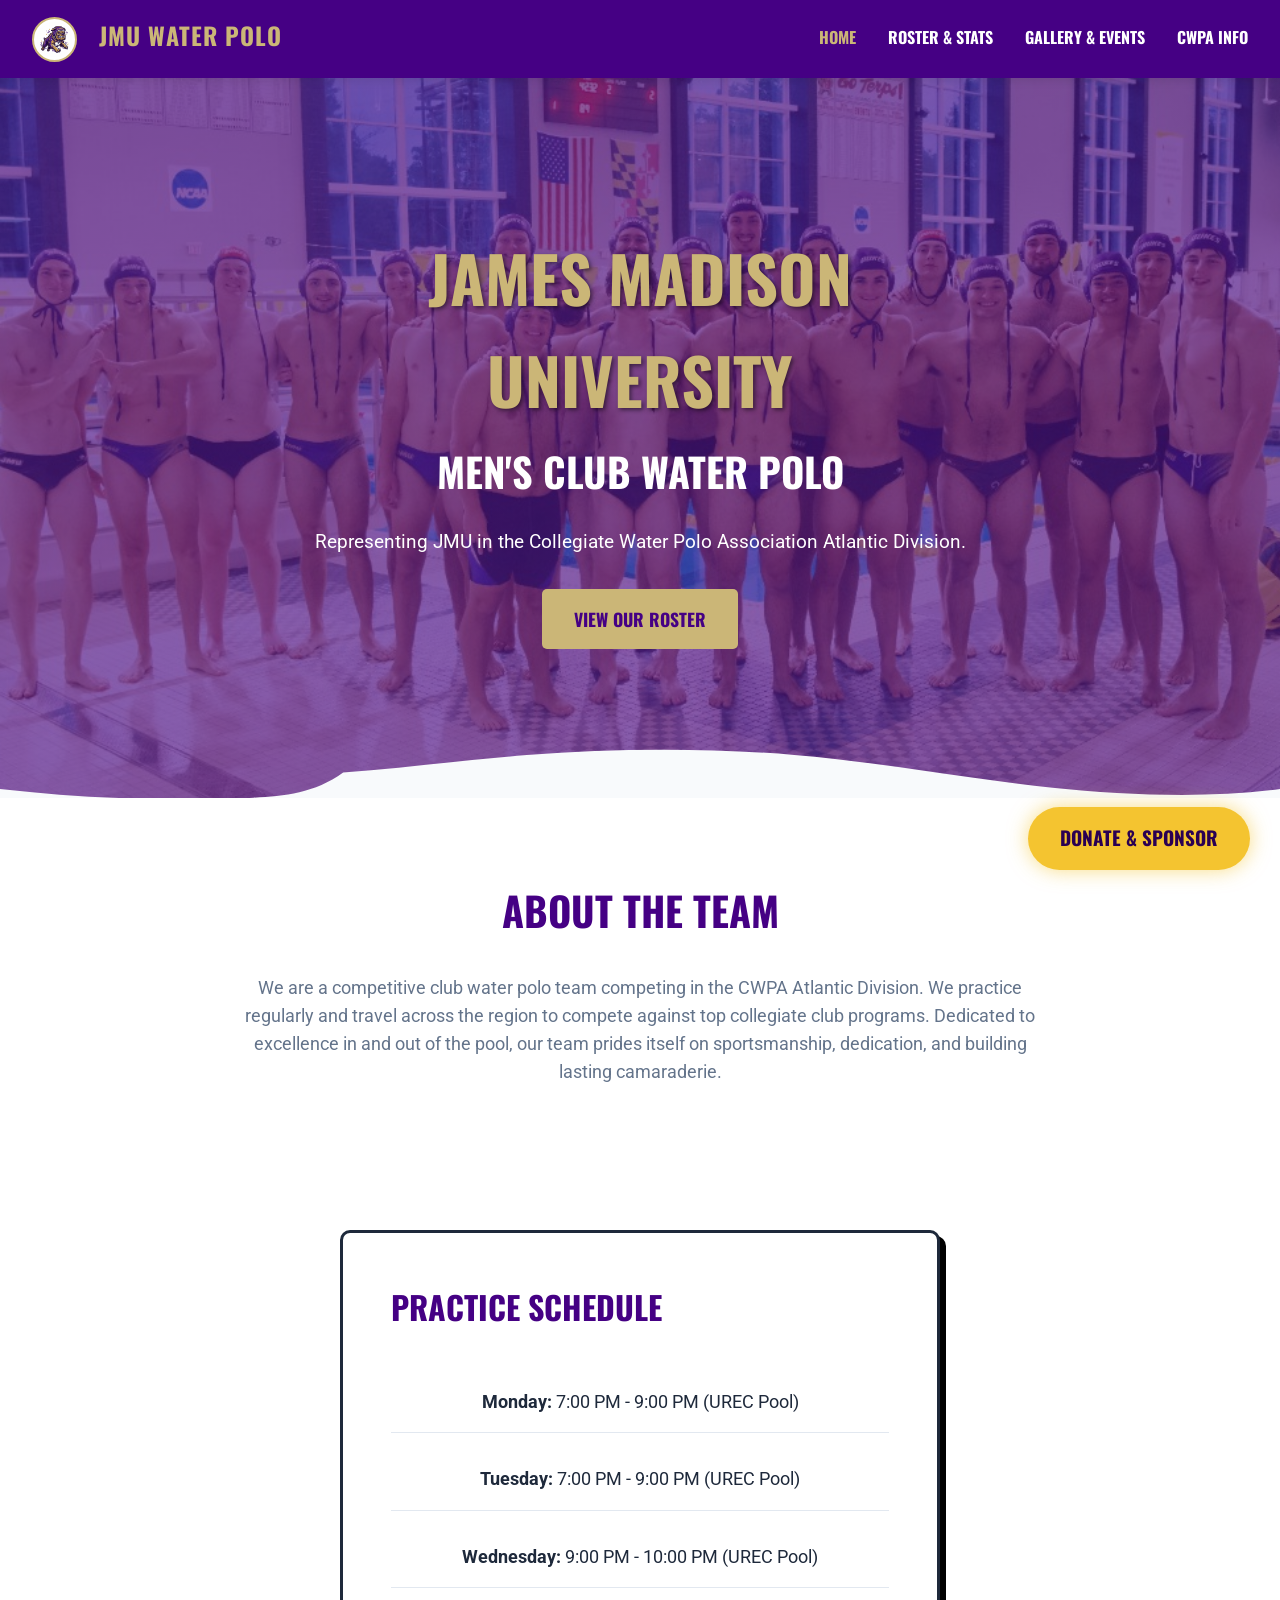
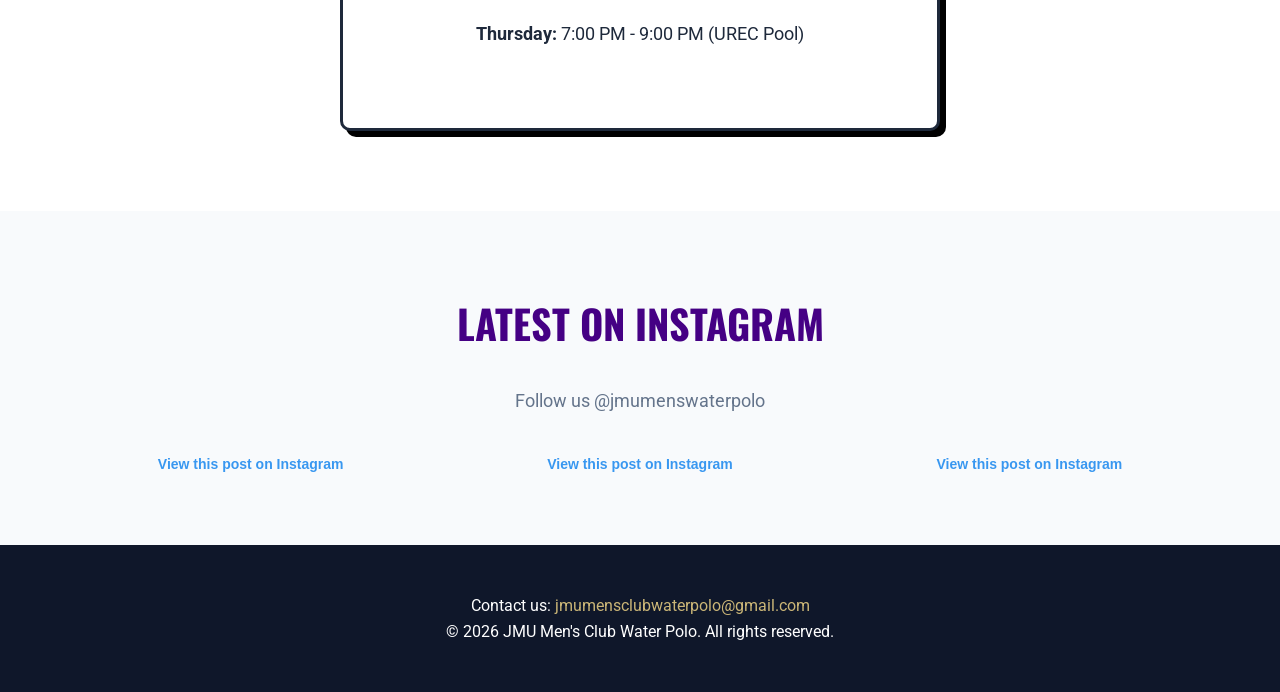
<file: index.html>
<!DOCTYPE html>
<html lang="en">
<head>
    <meta charset="UTF-8">
    <meta name="viewport" content="width=device-width, initial-scale=1.0">
    <title>JMU Men's Club Water Polo</title>
    <link href="https://fonts.googleapis.com/css2?family=Roboto:wght@300;400;700;900&display=swap" rel="stylesheet">
    <link rel="stylesheet" href="style.css">
    <script async src="//www.instagram.com/embed.js"></script>
</head>
<body>
    <nav class="navbar">
        <div class="logo">
            <img src="duke_dog_polo.png" alt="JMU Duke Dog" class="nav-logo-img">
            JMU Water Polo
        </div>
        <ul class="nav-links">
            <li><a href="index.html" class="active">Home</a></li>
            <li><a href="roster.html">Roster & Stats</a></li>
            <li><a href="gallery.html">Gallery & Events</a></li>
            <li><a href="https://collegiatewaterpolo.org/club/" target="_blank">CWPA Info</a></li>
        </ul>
    </nav>

    <header class="pro-hero">
        <div class="hero-content">
            <h1>James Madison University</h1>
            <h2>Men's Club Water Polo</h2>
            <p>Representing JMU in the Collegiate Water Polo Association Atlantic Division.</p>
            <a href="roster.html" class="btn-primary">View Our Roster</a>
        </div>
        <div class="hero-wave">
            <svg data-name="Layer 1" xmlns="http://www.w3.org/2000/svg" viewBox="0 0 1200 120" preserveAspectRatio="none">
                <path d="M321.39,56.44c58-10.79,114.16-30.13,172-41.86,82.39-16.72,168.19-17.73,250.45-.39C823.78,31,906.67,72,985.66,92.83c70.05,18.48,146.53,26.09,214.34,3V120H0V95.8C79.44,118.94,158.46,125.75,237.6,116.75,266.36,113.45,294.67,105.86,321.39,56.44Z" class="shape-fill"></path>
            </svg>
        </div>
    </header>

    <section class="about-section" style="padding: 5rem 0;">
        <div class="container fade-in">
            <h2>About The Team</h2>
            <p>We are a competitive club water polo team competing in the CWPA Atlantic Division. We practice regularly and travel across the region to compete against top collegiate club programs. Dedicated to excellence in and out of the pool, our team prides itself on sportsmanship, dedication, and building lasting camaraderie.</p>
        </div>
    </section>

    <section class="info-section" style="padding-bottom: 5rem;">
        <div class="container info-grid" style="display: flex; justify-content: center;">
            <div class="schedule-card bold-hover fade-in" style="max-width: 600px; width: 100%; padding: 3rem; text-align: center;">
                <h2>Practice Schedule</h2>
                <ul class="schedule-list" style="list-style-type: none; padding-top: 1rem; padding-left: 0;">
                    <li style="margin-bottom: 1rem; font-size: 1.1rem;"><strong>Monday:</strong> 7:00 PM - 9:00 PM (UREC Pool)</li>
                    <li style="margin-bottom: 1rem; font-size: 1.1rem;"><strong>Tuesday:</strong> 7:00 PM - 9:00 PM (UREC Pool)</li>
                    <li style="margin-bottom: 1rem; font-size: 1.1rem;"><strong>Wednesday:</strong> 9:00 PM - 10:00 PM (UREC Pool)</li>
                    <li style="margin-bottom: 1rem; font-size: 1.1rem;"><strong>Thursday:</strong> 7:00 PM - 9:00 PM (UREC Pool)</li>
                </ul>
            </div>
        </div>
    </section>

    <section class="instagram-section">
        <div class="container">
            <h2>Latest on Instagram</h2>
            <p class="subtitle">Follow us @jmumenswaterpolo</p>
            <div class="ig-grid">
                <!-- Instagram Embeds -->
                <div class="ig-post fade-in">
                    <blockquote class="instagram-media" data-instgrm-permalink="https://www.instagram.com/p/DXeS9QlEUFV/" data-instgrm-version="14" style=" background:#FFF; border:0; border-radius:3px; box-shadow:0 0 1px 0 rgba(0,0,0,0.5),0 1px 10px 0 rgba(0,0,0,0.15); margin: 1px; max-width:540px; min-width:326px; padding:0; width:99.375%; width:-webkit-calc(100% - 2px); width:calc(100% - 2px);">
                        <a href="https://www.instagram.com/p/DXeS9QlEUFV/" style=" background:#FFFFFF; line-height:0; padding:0 0; text-align:center; text-decoration:none; width:100%; font-family: Arial,sans-serif; font-size: 14px; font-weight: bold; color: #3897f0; display: block;" target="_blank">View this post on Instagram</a>
                    </blockquote>
                </div>
                <div class="ig-post fade-in">
                    <blockquote class="instagram-media" data-instgrm-permalink="https://www.instagram.com/p/DNlS049N5Yp/" data-instgrm-version="14" style=" background:#FFF; border:0; border-radius:3px; box-shadow:0 0 1px 0 rgba(0,0,0,0.5),0 1px 10px 0 rgba(0,0,0,0.15); margin: 1px; max-width:540px; min-width:326px; padding:0; width:99.375%; width:-webkit-calc(100% - 2px); width:calc(100% - 2px);">
                        <a href="https://www.instagram.com/p/DNlS049N5Yp/" style=" background:#FFFFFF; line-height:0; padding:0 0; text-align:center; text-decoration:none; width:100%; font-family: Arial,sans-serif; font-size: 14px; font-weight: bold; color: #3897f0; display: block;" target="_blank">View this post on Instagram</a>
                    </blockquote>
                </div>
                <div class="ig-post fade-in">
                    <blockquote class="instagram-media" data-instgrm-permalink="https://www.instagram.com/p/DIzQCS0SyeJ/" data-instgrm-version="14" style=" background:#FFF; border:0; border-radius:3px; box-shadow:0 0 1px 0 rgba(0,0,0,0.5),0 1px 10px 0 rgba(0,0,0,0.15); margin: 1px; max-width:540px; min-width:326px; padding:0; width:99.375%; width:-webkit-calc(100% - 2px); width:calc(100% - 2px);">
                        <a href="https://www.instagram.com/p/DIzQCS0SyeJ/" style=" background:#FFFFFF; line-height:0; padding:0 0; text-align:center; text-decoration:none; width:100%; font-family: Arial,sans-serif; font-size: 14px; font-weight: bold; color: #3897f0; display: block;" target="_blank">View this post on Instagram</a>
                    </blockquote>
                </div>
            </div>
        </div>
    </section>

    <footer>
        <div class="container">
            <p>Contact us: <a href="mailto:jmumensclubwaterpolo@gmail.com">jmumensclubwaterpolo@gmail.com</a></p>
            <p>&copy; 2026 JMU Men's Club Water Polo. All rights reserved.</p>
        </div>
    </footer>
    <a href="https://give.jmu.edu/campaigns/50710/donations/new?designation=a2HPd000000NTnYMAW" target="_blank" class="fab-donate">Donate & Sponsor</a>
    <script src="animations.js"></script>
</body>
</html>
</file>
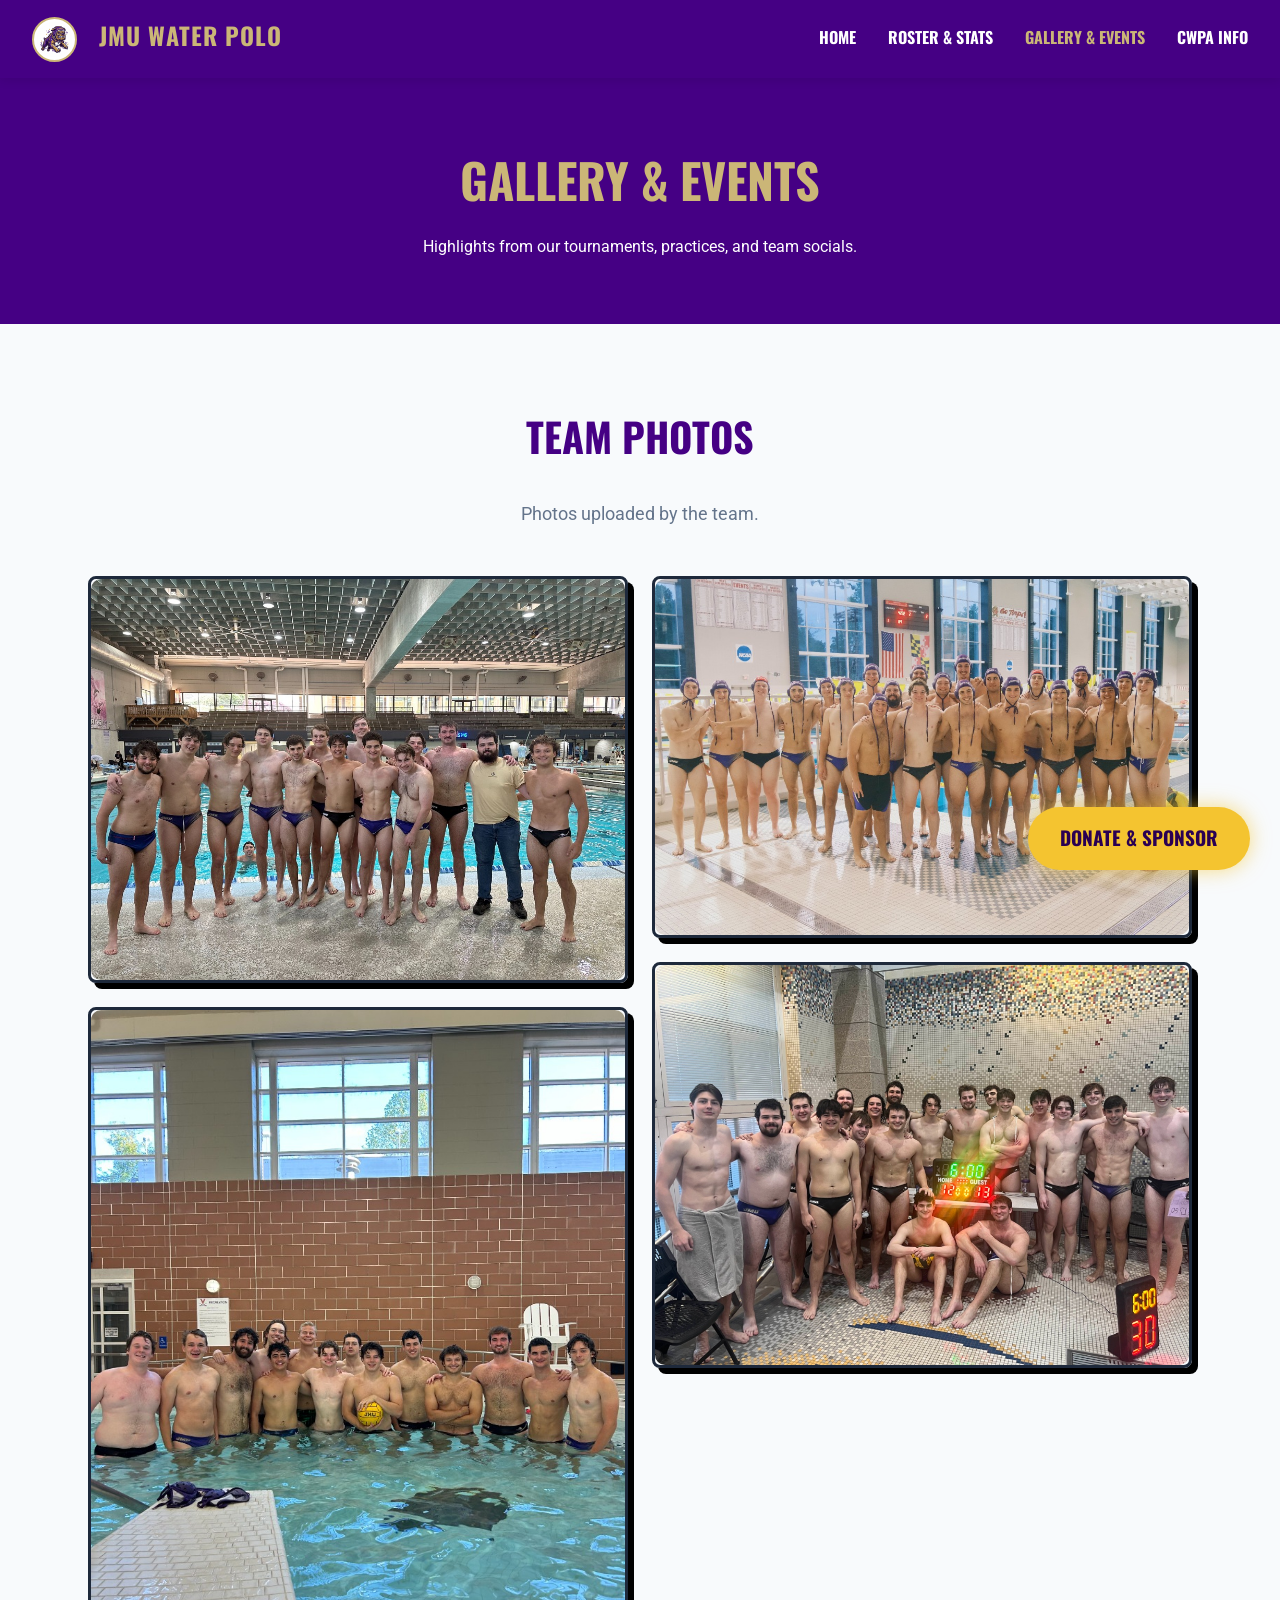
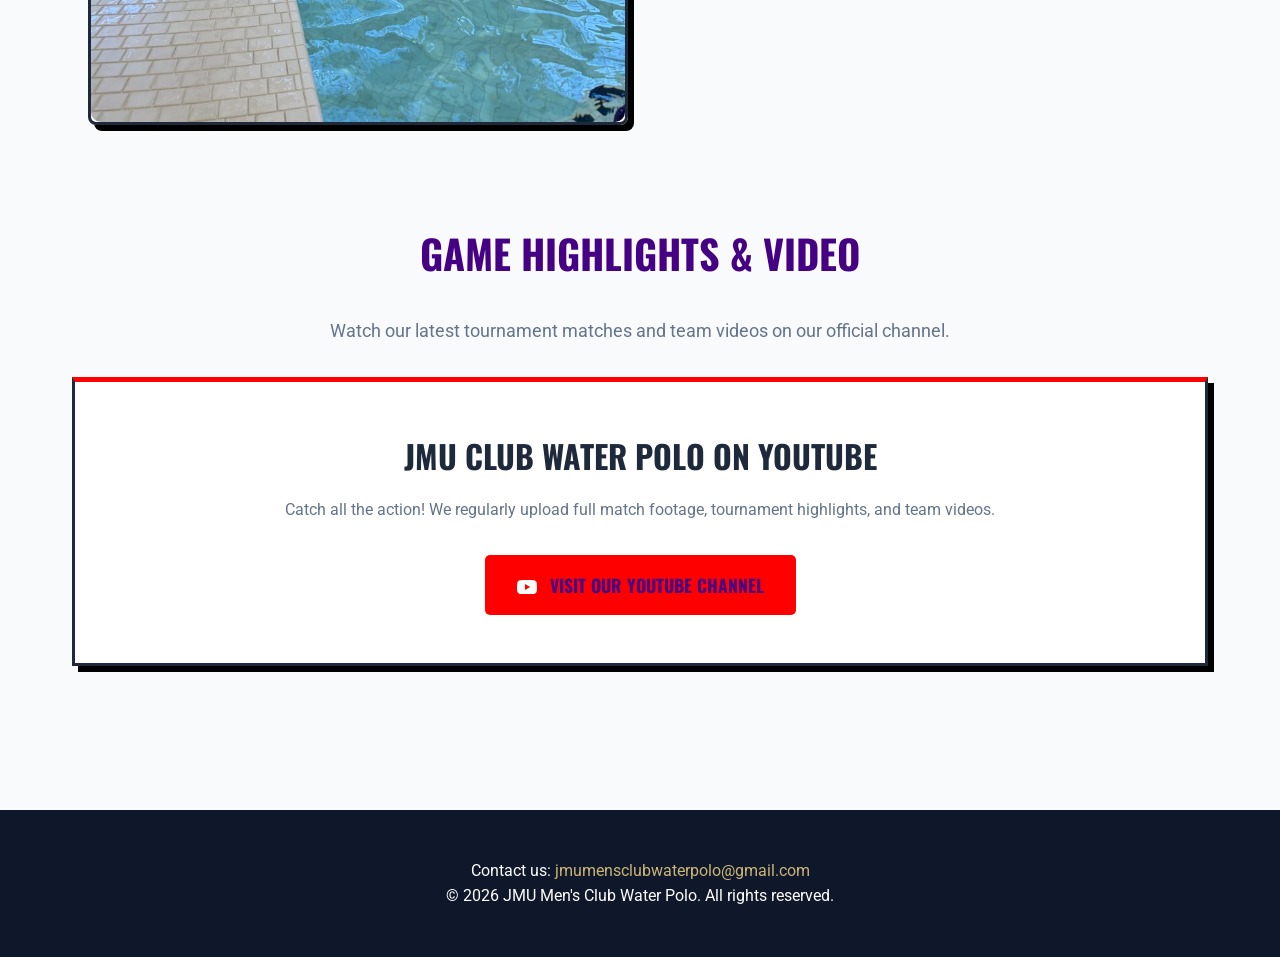
<file: gallery.html>
<!DOCTYPE html>
<html lang="en">
<head>
    <meta charset="UTF-8">
    <meta name="viewport" content="width=device-width, initial-scale=1.0">
    <title>Gallery & Events - JMU Men's Club Water Polo</title>
    <link href="https://fonts.googleapis.com/css2?family=Roboto:wght@300;400;700;900&display=swap" rel="stylesheet">
    <link rel="stylesheet" href="style.css">
    <script async src="//www.instagram.com/embed.js"></script>
</head>
<body>
    <nav class="navbar">
        <div class="logo">
            <img src="duke_dog_polo.png" alt="JMU Duke Dog" class="nav-logo-img">
            JMU Water Polo
        </div>
        <ul class="nav-links">
            <li><a href="index.html">Home</a></li>
            <li><a href="roster.html">Roster & Stats</a></li>
            <li><a href="gallery.html" class="active">Gallery & Events</a></li>
            <li><a href="https://collegiatewaterpolo.org/club/" target="_blank">CWPA Info</a></li>
        </ul>
    </nav>

    <header class="page-header">
        <div class="container">
            <h1>Gallery & Events</h1>
            <p>Highlights from our tournaments, practices, and team socials.</p>
        </div>
    </header>

    <section class="gallery-section" style="padding: 5rem 0; background-color: var(--light-gray); text-align: center;">
        <div class="container">
            <h2>Team Photos</h2>
            <p class="subtitle" style="margin-bottom: 2rem;">Photos uploaded by the team.</p>
            <div class="collage-grid" style="margin-bottom: 5rem;">
                <div class="collage-item fade-in">
                    <img src="gallery1.jpg" alt="Team Group Photo">
                    <div class="caption">4th Place at the 2026 Spring Tarheel Invitational</div>
                </div>
                <div class="collage-item fade-in">
                    <img src="gallery2.jpg" alt="Team in Pool">
                    <div class="caption">4-0 weekend at UVA Fall 2025</div>
                </div>
                <div class="collage-item fade-in">
                    <img src="gallery3.jpg" alt="Team Lineup">
                    <div class="caption">UMD Tourney Fall 2025</div>
                </div>
                <div class="collage-item fade-in">
                    <img src="gallery4.jpg" alt="Postgame Team Photo">
                    <div class="caption">Men's Spring 2025 Home Tournament Purple vs. Gold</div>
                </div>
            </div>

            <h2>Game Highlights & Video</h2>
            <p class="subtitle" style="margin-bottom: 2rem;">Watch our latest tournament matches and team videos on our official channel.</p>
            
            <div class="youtube-banner fade-in bold-hover" style="background-color: var(--white); padding: 3rem; margin-bottom: 4rem; text-align: center; border-top: 5px solid #FF0000;">
                <h3 style="font-size: 2rem; margin-bottom: 1rem; color: var(--dark-text);">JMU Club Water Polo on YouTube</h3>
                <p style="margin-bottom: 2rem; color: var(--gray-text);">Catch all the action! We regularly upload full match footage, tournament highlights, and team videos.</p>
                <a href="https://www.youtube.com/@JMUclubwaterpolo/videos" target="_blank" class="btn-primary" style="background-color: #FF0000; display: inline-block;">
                    <svg style="width: 20px; height: 20px; vertical-align: middle; margin-right: 8px; fill: white;" viewBox="0 0 24 24">
                        <path d="M23.498 6.186a3.016 3.016 0 0 0-2.122-2.136C19.505 3.5 12 3.5 12 3.5s-7.505 0-9.377.55a3.016 3.016 0 0 0-2.122 2.136C0 8.07 0 12 0 12s0 3.93.501 5.814a3.016 3.016 0 0 0 2.122 2.136c1.871.55 9.377.55 9.377.55s7.505 0 9.377-.55a3.016 3.016 0 0 0 2.122-2.136C24 15.93 24 12 24 12s0-3.93-.502-5.814zM9.545 15.568V8.432L15.818 12l-6.273 3.568z"/>
                    </svg>
                    Visit Our YouTube Channel
                </a>
            </div>


        </div>
    </section>

    <footer>
        <div class="container">
            <p>Contact us: <a href="mailto:jmumensclubwaterpolo@gmail.com">jmumensclubwaterpolo@gmail.com</a></p>
            <p>&copy; 2026 JMU Men's Club Water Polo. All rights reserved.</p>
        </div>
    </footer>
    <a href="https://give.jmu.edu/campaigns/50710/donations/new?designation=a2HPd000000NTnYMAW" target="_blank" class="fab-donate">Donate & Sponsor</a>
    <script src="animations.js"></script>
</body>
</html>
</file>
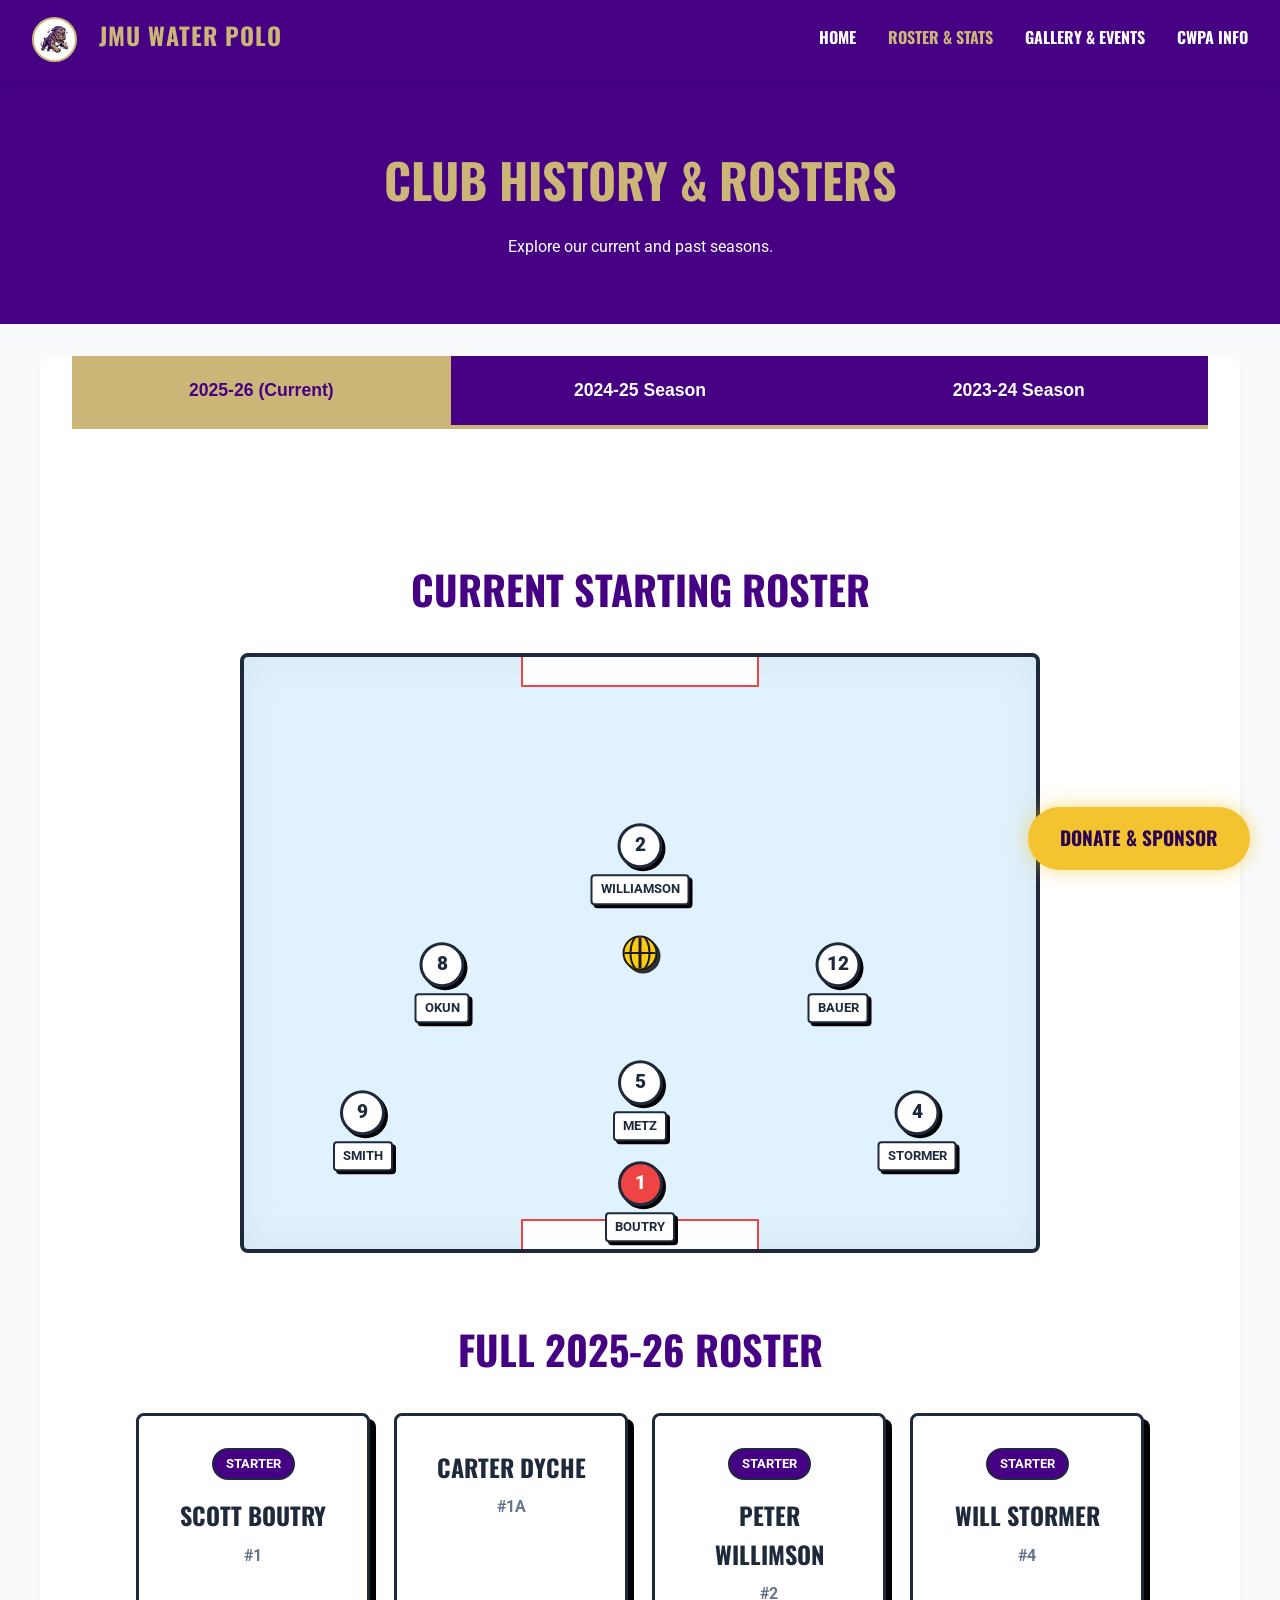
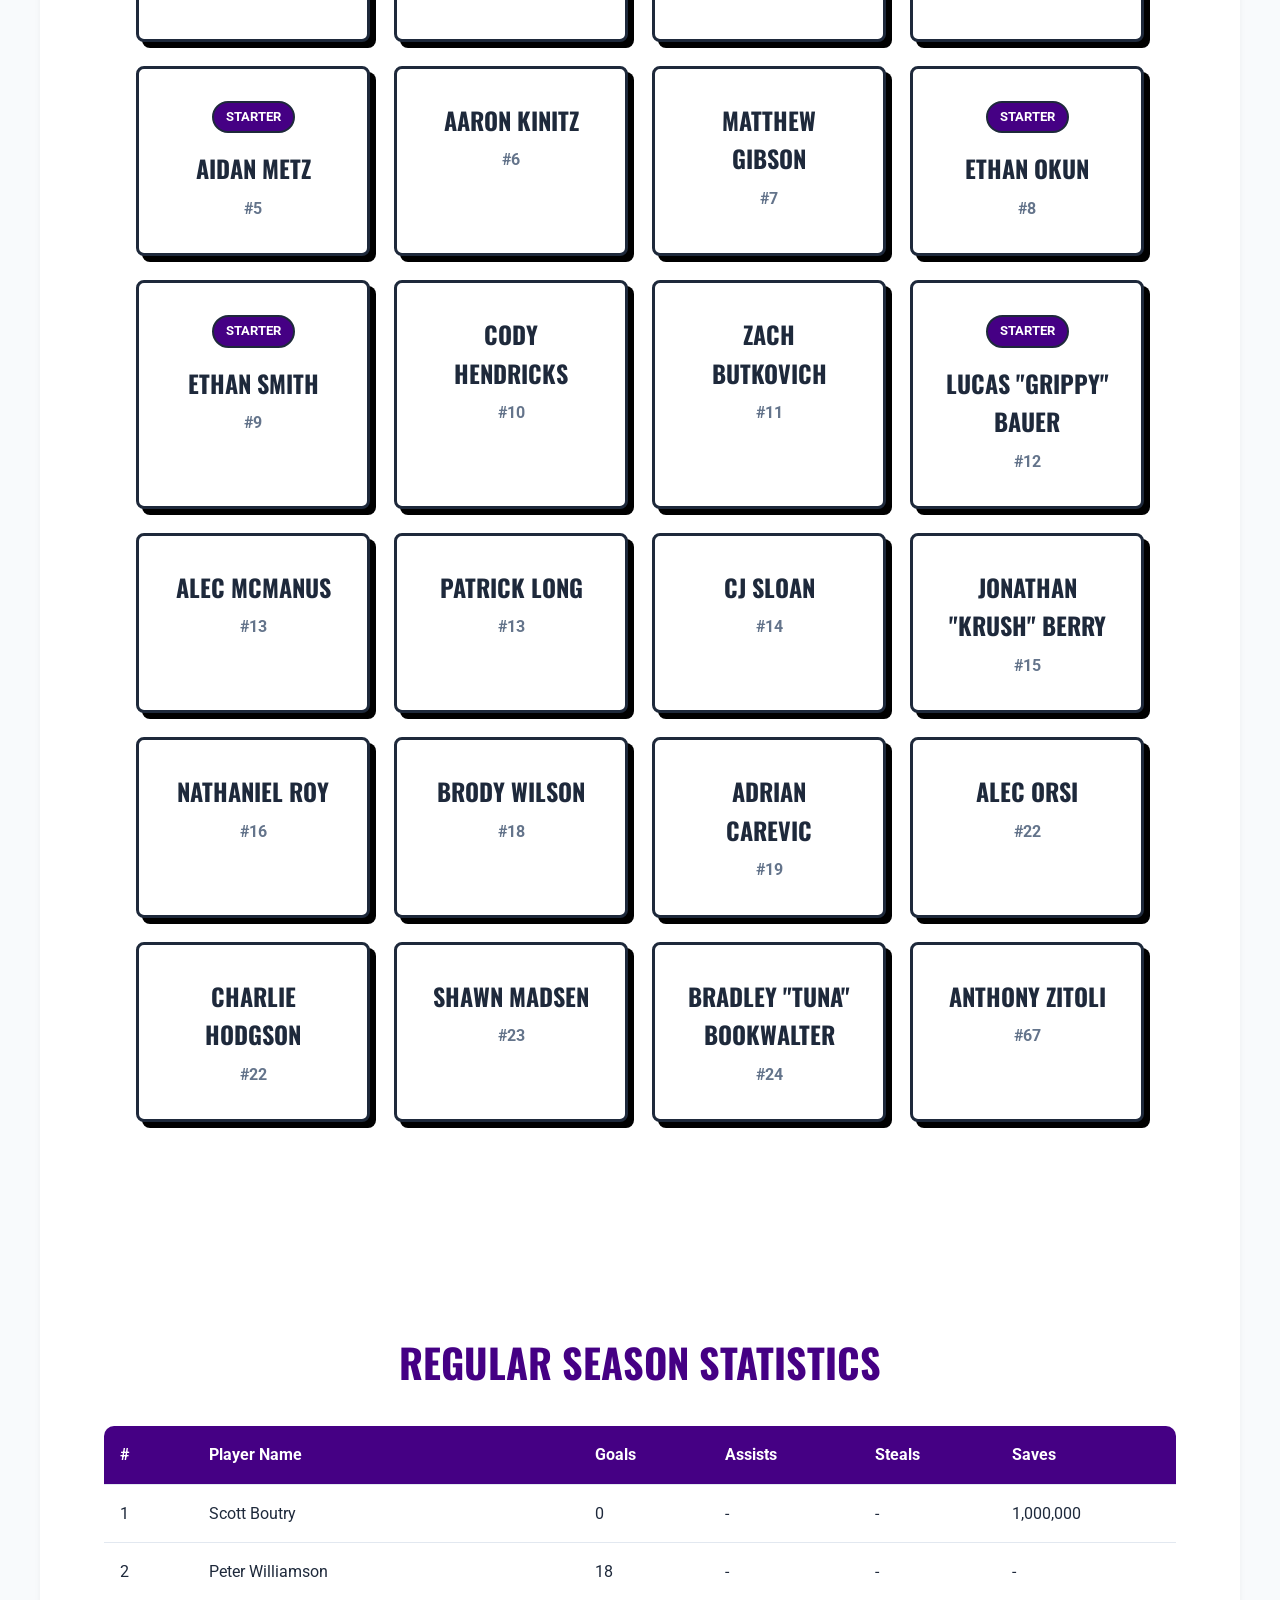
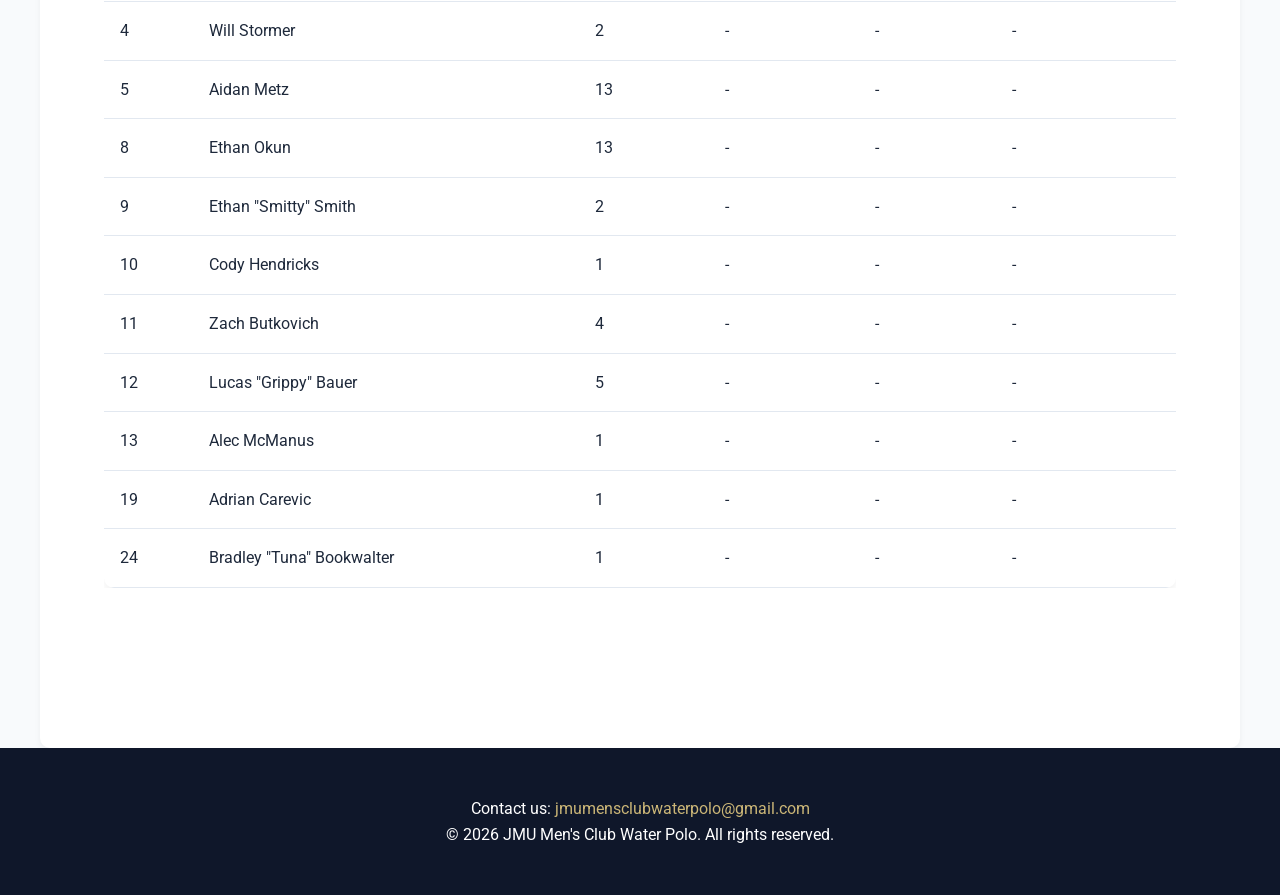
<file: roster.html>
<!DOCTYPE html>
<html lang="en">
<head>
    <meta charset="UTF-8">
    <meta name="viewport" content="width=device-width, initial-scale=1.0">
    <title>Roster & Stats - JMU Men's Club Water Polo</title>
    <link href="https://fonts.googleapis.com/css2?family=Roboto:wght@300;400;700;900&display=swap" rel="stylesheet">
    <link rel="stylesheet" href="style.css">
</head>
<body>
    <nav class="navbar">
        <div class="logo">
            <img src="duke_dog_polo.png" alt="JMU Duke Dog" class="nav-logo-img">
            JMU Water Polo
        </div>
        <ul class="nav-links">
            <li><a href="index.html">Home</a></li>
            <li><a href="roster.html" class="active">Roster & Stats</a></li>
            <li><a href="gallery.html">Gallery & Events</a></li>
            <li><a href="https://collegiatewaterpolo.org/club/" target="_blank">CWPA Info</a></li>
        </ul>
    </nav>

    <header class="page-header">
        <div class="container">
            <h1>Club History & Rosters</h1>
            <p>Explore our current and past seasons.</p>
        </div>
    </header>

    <div class="container tabs-container">
        <div class="tab-buttons">
            <button class="tab-btn active" onclick="openTab(event, 'season-25-26')">2025-26 (Current)</button>
            <button class="tab-btn" onclick="openTab(event, 'season-24-25')">2024-25 Season</button>
            <button class="tab-btn" onclick="openTab(event, 'season-23-24')">2023-24 Season</button>
        </div>

        <!-- 2025-26 Current Season -->
        <div id="season-25-26" class="tab-content active">

    <section class="roster-section">
        <div class="container">
            <h2>Current Starting Roster</h2>
            <div class="pool-container fade-in">
                <div class="goal-box"></div>
                <div class="goal-box opposing"></div>
                <div class="water-polo-ball"></div>
                <div class="goal-text">GOAL!</div>
                
                <!-- Goalie -->
                <div class="pool-player goalie" style="top: 92%; left: 50%;">
                    <div class="cap-number">1</div>
                    <div class="nameplate">Boutry</div>
                    <div class="player-info info-top">
                        <strong>Scott Boutry</strong>
                        Goalie
                    </div>
                </div>
                
                <!-- Set (Aidan) -->
                <div class="pool-player" style="top: 75%; left: 50%;">
                    <div class="cap-number">5</div>
                    <div class="nameplate">Metz</div>
                    <div class="player-info info-top">
                        <strong>Aidan Metz</strong>
                        Set
                    </div>
                </div>

                <!-- Set Defender / Point (Peter) -->
                <div class="pool-player" style="top: 35%; left: 50%;">
                    <div class="cap-number">2</div>
                    <div class="nameplate">Williamson</div>
                    <div class="player-info">
                        <strong>Peter Willimson</strong>
                        Set Defender
                    </div>
                </div>

                <!-- 1 Position (Ethan Smith) -->
                <div class="pool-player" style="top: 80%; left: 15%;">
                    <div class="cap-number">9</div>
                    <div class="nameplate">Smith</div>
                    <div class="player-info">
                        <strong>Ethan Smith</strong>
                        Utility
                    </div>
                </div>

                <!-- 2 Position (Ethan Okun) -->
                <div class="pool-player" style="top: 55%; left: 25%;">
                    <div class="cap-number">8</div>
                    <div class="nameplate">Okun</div>
                    <div class="player-info">
                        <strong>Ethan Okun</strong>
                        Utility
                    </div>
                </div>

                <!-- 4 Position (Lucas Bauer) -->
                <div class="pool-player" style="top: 55%; left: 75%;">
                    <div class="cap-number">12</div>
                    <div class="nameplate">Bauer</div>
                    <div class="player-info">
                        <strong>Lucas "Grippy" Bauer</strong>
                        Attacker
                    </div>
                </div>

                <!-- 5 Position (Will Stormer) -->
                <div class="pool-player" style="top: 80%; left: 85%;">
                    <div class="cap-number">4</div>
                    <div class="nameplate">Stormer</div>
                    <div class="player-info">
                        <strong>Will Stormer</strong>
                        Attacker
                    </div>
                </div>
            </div>
            
            <h2 style="margin-top: 4rem;">Full 2025-26 Roster</h2>
            <div class="full-roster-grid">
                <!-- 1: Scott Boutry (Starter) -->
                <div class="roster-card fade-in">
                    <span class="badge" style="background-color: var(--jmu-purple); color: var(--white);">Starter</span>
                    <h3>Scott Boutry</h3>
                    <p>#1</p>
                </div>
                <!-- 1A: Carter Dyche -->
                <div class="roster-card fade-in">
                    <h3>Carter Dyche</h3>
                    <p>#1A</p>
                </div>
                <!-- 2: Peter Willimson (Starter) -->
                <div class="roster-card fade-in">
                    <span class="badge" style="background-color: var(--jmu-purple); color: var(--white);">Starter</span>
                    <h3>Peter Willimson</h3>
                    <p>#2</p>
                </div>
                <!-- 4: Will Stormer (Starter) -->
                <div class="roster-card fade-in">
                    <span class="badge" style="background-color: var(--jmu-purple); color: var(--white);">Starter</span>
                    <h3>Will Stormer</h3>
                    <p>#4</p>
                </div>
                <!-- 5: Aidan Metz (Starter) -->
                <div class="roster-card fade-in">
                    <span class="badge" style="background-color: var(--jmu-purple); color: var(--white);">Starter</span>
                    <h3>Aidan Metz</h3>
                    <p>#5</p>
                </div>
                <!-- 6: Aaron Kinitz -->
                <div class="roster-card fade-in">
                    <h3>Aaron Kinitz</h3>
                    <p>#6</p>
                </div>
                <!-- 7: Matthew Gibson -->
                <div class="roster-card fade-in">
                    <h3>Matthew Gibson</h3>
                    <p>#7</p>
                </div>
                <!-- 8: Ethan Okun (Starter) -->
                <div class="roster-card fade-in">
                    <span class="badge" style="background-color: var(--jmu-purple); color: var(--white);">Starter</span>
                    <h3>Ethan Okun</h3>
                    <p>#8</p>
                </div>
                <!-- 9: Ethan Smith (Starter) -->
                <div class="roster-card fade-in">
                    <span class="badge" style="background-color: var(--jmu-purple); color: var(--white);">Starter</span>
                    <h3>Ethan Smith</h3>
                    <p>#9</p>
                </div>
                <!-- 10: Cody Hendricks -->
                <div class="roster-card fade-in">
                    <h3>Cody Hendricks</h3>
                    <p>#10</p>
                </div>
                <!-- 11: Zach Butkovich -->
                <div class="roster-card fade-in">
                    <h3>Zach Butkovich</h3>
                    <p>#11</p>
                </div>
                <!-- 12: Lucas Bauer (Starter) -->
                <div class="roster-card fade-in">
                    <span class="badge" style="background-color: var(--jmu-purple); color: var(--white);">Starter</span>
                    <h3>Lucas "Grippy" Bauer</h3>
                    <p>#12</p>
                </div>
                <!-- 13: Alec McManus -->
                <div class="roster-card fade-in">
                    <h3>Alec McManus</h3>
                    <p>#13</p>
                </div>
                <!-- 13: Patrick Long -->
                <div class="roster-card fade-in">
                    <h3>Patrick Long</h3>
                    <p>#13</p>
                </div>
                <!-- 14: CJ Sloan -->
                <div class="roster-card fade-in">
                    <h3>CJ Sloan</h3>
                    <p>#14</p>
                </div>
                <!-- 15: Jonathan "Krush" Berry -->
                <div class="roster-card fade-in">
                    <h3>Jonathan "Krush" Berry</h3>
                    <p>#15</p>
                </div>
                <!-- 16: Nathaniel Roy -->
                <div class="roster-card fade-in">
                    <h3>Nathaniel Roy</h3>
                    <p>#16</p>
                </div>
                <!-- 18: Brody Wilson -->
                <div class="roster-card fade-in">
                    <h3>Brody Wilson</h3>
                    <p>#18</p>
                </div>
                <!-- 19: Adrian Carevic -->
                <div class="roster-card fade-in">
                    <h3>Adrian Carevic</h3>
                    <p>#19</p>
                </div>
                <!-- 22: Alec Orsi -->
                <div class="roster-card fade-in">
                    <h3>Alec Orsi</h3>
                    <p>#22</p>
                </div>
                <!-- 22: Charlie Hodgson -->
                <div class="roster-card fade-in">
                    <h3>Charlie Hodgson</h3>
                    <p>#22</p>
                </div>
                <!-- 23: Shawn Madsen -->
                <div class="roster-card fade-in">
                    <h3>Shawn Madsen</h3>
                    <p>#23</p>
                </div>
                <!-- 24: Bradley "Tuna" Bookwalter -->
                <div class="roster-card fade-in">
                    <h3>Bradley "Tuna" Bookwalter</h3>
                    <p>#24</p>
                </div>
                <!-- 67: Anthony Zitoli -->
                <div class="roster-card fade-in">
                    <h3>Anthony Zitoli</h3>
                    <p>#67</p>
                </div>
            </div>
        </div>
    </section>

    <section class="stats-section">
        <div class="container" style="padding: 0;">
            <h2>Regular Season Statistics</h2>
            <div class="table-responsive fade-in">
                <table class="stats-table">
                    <thead>
                        <tr>
                            <th>#</th>
                            <th>Player Name</th>
                            <th>Goals</th>
                            <th>Assists</th>
                            <th>Steals</th>
                            <th>Saves</th>
                        </tr>
                    </thead>
                    <tbody>
                        <tr>
                            <td>1</td>
                            <td>Scott Boutry</td>
                            <td>0</td>
                            <td>-</td>
                            <td>-</td>
                            <td>1,000,000</td>
                        </tr>
                        <tr>
                            <td>2</td>
                            <td>Peter Williamson</td>
                            <td>18</td>
                            <td>-</td>
                            <td>-</td>
                            <td>-</td>
                        </tr>
                        <tr>
                            <td>4</td>
                            <td>Will Stormer</td>
                            <td>2</td>
                            <td>-</td>
                            <td>-</td>
                            <td>-</td>
                        </tr>
                        <tr>
                            <td>5</td>
                            <td>Aidan Metz</td>
                            <td>13</td>
                            <td>-</td>
                            <td>-</td>
                            <td>-</td>
                        </tr>
                        <tr>
                            <td>8</td>
                            <td>Ethan Okun</td>
                            <td>13</td>
                            <td>-</td>
                            <td>-</td>
                            <td>-</td>
                        </tr>
                        <tr>
                            <td>9</td>
                            <td>Ethan "Smitty" Smith</td>
                            <td>2</td>
                            <td>-</td>
                            <td>-</td>
                            <td>-</td>
                        </tr>
                        <tr>
                            <td>10</td>
                            <td>Cody Hendricks</td>
                            <td>1</td>
                            <td>-</td>
                            <td>-</td>
                            <td>-</td>
                        </tr>
                        <tr>
                            <td>11</td>
                            <td>Zach Butkovich</td>
                            <td>4</td>
                            <td>-</td>
                            <td>-</td>
                            <td>-</td>
                        </tr>
                        <tr>
                            <td>12</td>
                            <td>Lucas "Grippy" Bauer</td>
                            <td>5</td>
                            <td>-</td>
                            <td>-</td>
                            <td>-</td>
                        </tr>
                        <tr>
                            <td>13</td>
                            <td>Alec McManus</td>
                            <td>1</td>
                            <td>-</td>
                            <td>-</td>
                            <td>-</td>
                        </tr>
                        <tr>
                            <td>19</td>
                            <td>Adrian Carevic</td>
                            <td>1</td>
                            <td>-</td>
                            <td>-</td>
                            <td>-</td>
                        </tr>
                        <tr>
                            <td>24</td>
                            <td>Bradley "Tuna" Bookwalter</td>
                            <td>1</td>
                            <td>-</td>
                            <td>-</td>
                            <td>-</td>
                        </tr>
                    </tbody>
                </table>
            </div>
        </div>
    </section>
        </div> <!-- End of Tab 1 -->

        <!-- 2024-25 Season -->
        <div id="season-24-25" class="tab-content">
            <section class="roster-section" style="padding-top: 0;">
                <div class="container" style="padding: 0;">
                    <h2>2024-25 Starting Roster</h2>
                    <div class="pool-container fade-in">
                        <div class="goal-box"></div>
                        <div class="goal-box opposing"></div>
                        <div class="water-polo-ball"></div>
                        <div class="goal-text">GOAL!</div>
                        
                        <!-- Goalie -->
                        <div class="pool-player goalie" style="top: 92%; left: 50%;">
                            <div class="cap-number">1</div>
                            <div class="nameplate">Boutry</div>
                            <div class="player-info info-top">
                                <strong>Scott Boutry</strong>
                                Goalie
                            </div>
                        </div>
                        
                        <!-- Set -->
                        <div class="pool-player" style="top: 75%; left: 50%;">
                            <div class="cap-number">5</div>
                            <div class="nameplate">Metz</div>
                            <div class="player-info info-top">
                                <strong>Aidan Metz</strong>
                                Set
                            </div>
                        </div>

                        <!-- Set Defender -->
                        <div class="pool-player" style="top: 35%; left: 50%;">
                            <div class="cap-number">2</div>
                            <div class="nameplate">Williamson</div>
                            <div class="player-info">
                                <strong>Peter Williamson</strong>
                                Set Defender
                            </div>
                        </div>

                        <!-- 1 Position -->
                        <div class="pool-player" style="top: 80%; left: 15%;">
                            <div class="cap-number">8</div>
                            <div class="nameplate">Okun</div>
                            <div class="player-info">
                                <strong>Ethan Okun</strong>
                                Position 1
                            </div>
                        </div>

                        <!-- 2 Position -->
                        <div class="pool-player" style="top: 55%; left: 25%;">
                            <div class="cap-number">13</div>
                            <div class="nameplate">Bugauisan</div>
                            <div class="player-info">
                                <strong>Brevin Bugauisan</strong>
                                Position 2
                            </div>
                        </div>

                        <!-- 4 Position -->
                        <div class="pool-player" style="top: 55%; left: 75%;">
                            <div class="cap-number">12</div>
                            <div class="nameplate">Bauer</div>
                            <div class="player-info">
                                <strong>Lucas "Grippy" Bauer</strong>
                                Position 4
                            </div>
                        </div>

                        <!-- 5 Position -->
                        <div class="pool-player" style="top: 80%; left: 85%;">
                            <div class="cap-number">9</div>
                            <div class="nameplate">Smith</div>
                            <div class="player-info">
                                <strong>Ethan "Smitty" Smith</strong>
                                Position 5
                            </div>
                        </div>
                    </div>

                    <h2 style="margin-top: 4rem;">2024-25 Full Roster</h2>
                    <div class="full-roster-grid">
                        <div class="roster-card fade-in">
                            <span class="badge" style="background-color: var(--jmu-purple); color: var(--white);">Starter</span>
                            <h3>Scott Boutry</h3>
                            <p>#1</p>
                        </div>
                        <div class="roster-card fade-in">
                            <span class="badge" style="background-color: var(--jmu-purple); color: var(--white);">Starter</span>
                            <h3>Peter Williamson</h3>
                            <p>#2</p>
                        </div>
                        <div class="roster-card fade-in">
                            <h3>Mercer Love</h3>
                            <p>#3</p>
                        </div>
                        <div class="roster-card fade-in">
                            <h3>Dash Bush</h3>
                            <p>#4</p>
                        </div>
                        <div class="roster-card fade-in">
                            <span class="badge" style="background-color: var(--jmu-purple); color: var(--white);">Starter</span>
                            <h3>Aidan Metz</h3>
                            <p>#5</p>
                        </div>
                        <div class="roster-card fade-in">
                            <h3>Ethan Eberly</h3>
                            <p>#6</p>
                        </div>
                        <div class="roster-card fade-in">
                            <h3>Adam Ankel</h3>
                            <p>#7</p>
                        </div>
                        <div class="roster-card fade-in">
                            <span class="badge" style="background-color: var(--jmu-purple); color: var(--white);">Starter</span>
                            <h3>Ethan Okun</h3>
                            <p>#8</p>
                        </div>
                        <div class="roster-card fade-in">
                            <span class="badge" style="background-color: var(--jmu-purple); color: var(--white);">Starter</span>
                            <h3>Ethan "Smitty" Smith</h3>
                            <p>#9</p>
                        </div>
                        <div class="roster-card fade-in">
                            <h3>Carter Dyche</h3>
                            <p>#10</p>
                        </div>
                        <div class="roster-card fade-in">
                            <h3>Zach Butkovich</h3>
                            <p>#11</p>
                        </div>
                        <div class="roster-card fade-in">
                            <span class="badge" style="background-color: var(--jmu-purple); color: var(--white);">Starter</span>
                            <h3>Lucas "Grippy" Bauer</h3>
                            <p>#12</p>
                        </div>
                        <div class="roster-card fade-in">
                            <span class="badge" style="background-color: var(--jmu-purple); color: var(--white);">Starter</span>
                            <h3>Brevin Bugauisan</h3>
                            <p>#13</p>
                        </div>
                        <div class="roster-card fade-in">
                            <h3>Derek Atkins</h3>
                            <p>#15</p>
                        </div>
                        <div class="roster-card fade-in">
                            <h3>Patty Belbin</h3>
                            <p>#16</p>
                        </div>
                        <div class="roster-card fade-in">
                            <h3>PJ Bruner</h3>
                            <p>#17</p>
                        </div>
                        <div class="roster-card fade-in">
                            <h3>Patrick Long</h3>
                            <p>#18</p>
                        </div>
                        <div class="roster-card fade-in">
                            <h3>Adrian Carevic</h3>
                            <p>#19</p>
                        </div>
                        <div class="roster-card fade-in">
                            <h3>Alec McManus</h3>
                            <p>#20</p>
                        </div>
                        <div class="roster-card fade-in">
                            <h3>Bradley Bookwalter</h3>
                            <p>#21</p>
                        </div>
                        <div class="roster-card fade-in">
                            <h3>Jack Nelson</h3>
                            <p>#22</p>
                        </div>
                        <div class="roster-card fade-in">
                            <h3>Aaron Kinitz</h3>
                            <p>#23</p>
                        </div>
                        <div class="roster-card fade-in">
                            <h3>Matthew Gibson</h3>
                            <p>#24</p>
                        </div>
                        <div class="roster-card fade-in">
                            <h3>Anthony Zitoli</h3>
                            <p>#25</p>
                        </div>
                        <div class="roster-card fade-in">
                            <h3>Will Stormer</h3>
                            <p>#26</p>
                        </div>
                    </div>
                </div>
            </section>
            <section class="stats-section">
                <div class="container" style="padding: 0;">
                    <h2>2024-25 Regular Season Statistics</h2>
                    <div class="table-responsive fade-in">
                        <table class="stats-table">
                            <thead>
                                <tr>
                                    <th>Player Name</th>
                                    <th>Goals</th>
                                    <th>Assists</th>
                                    <th>Steals</th>
                                    <th>Blocks/Saves</th>
                                    <th>K/O Drawn</th>
                                </tr>
                            </thead>
                            <tbody>
                                <tr><td>Scott Boutry</td><td>0</td><td>11</td><td>15</td><td>70</td><td>0</td></tr>
                                <tr><td>Peter Williamson</td><td>24</td><td>7</td><td>26</td><td>5</td><td>12</td></tr>
                                <tr><td>Ethan Okun</td><td>26</td><td>12</td><td>26</td><td>2</td><td>6</td></tr>
                                <tr><td>Aidan Metz</td><td>19</td><td>2</td><td>6</td><td>0</td><td>10</td></tr>
                                <tr><td>Dash Bush</td><td>14</td><td>3</td><td>18</td><td>2</td><td>2</td></tr>
                                <tr><td>Ethan "Smitty" Smith</td><td>10</td><td>8</td><td>9</td><td>2</td><td>5</td></tr>
                                <tr><td>Mercer Love</td><td>7</td><td>3</td><td>9</td><td>1</td><td>5</td></tr>
                                <tr><td>Lucas "Grippy" Bauer</td><td>4</td><td>10</td><td>7</td><td>0</td><td>3</td></tr>
                                <tr><td>Brevin Bugauisan</td><td>3</td><td>3</td><td>5</td><td>2</td><td>1</td></tr>
                                <tr><td>Adrian Carevic</td><td>1</td><td>1</td><td>1</td><td>1</td><td>0</td></tr>
                                <tr><td>Will Stormer</td><td>1</td><td>1</td><td>0</td><td>0</td><td>0</td></tr>
                                <tr><td>Aaron Kinitz</td><td>1</td><td>0</td><td>1</td><td>0</td><td>0</td></tr>
                                <tr><td>Adam Ankel</td><td>1</td><td>0</td><td>1</td><td>0</td><td>0</td></tr>
                                <tr><td>Derek Atkins</td><td>0</td><td>1</td><td>1</td><td>0</td><td>0</td></tr>
                                <tr><td>Patty Belbin</td><td>0</td><td>2</td><td>2</td><td>0</td><td>0</td></tr>
                                <tr><td>Matthew Gibson</td><td>0</td><td>0</td><td>2</td><td>0</td><td>0</td></tr>
                                <tr><td>Zach Butkovich</td><td>0</td><td>2</td><td>3</td><td>1</td><td>0</td></tr>
                                <tr><td>Carter Dyche</td><td>0</td><td>0</td><td>0</td><td>4</td><td>0</td></tr>
                            </tbody>
                        </table>
                    </div>
                </div>
            </section>
        </div> <!-- End of Tab 2 -->

        <!-- 2023-24 Season -->
        <div id="season-23-24" class="tab-content">
            <section class="roster-section" style="padding-top: 0;">
                <div class="container" style="padding: 0;">
                    <h2>2023-24 Full Roster</h2>
                    <div class="full-roster-grid">
                        <div class="roster-card fade-in"><h3>Patrick Long</h3></div>
                        <div class="roster-card fade-in"><h3>Sean Cattie</h3></div>
                        <div class="roster-card fade-in"><h3>Logan Baylous</h3></div>
                        <div class="roster-card fade-in"><h3>Zachary Butkovich</h3></div>
                        <div class="roster-card fade-in"><h3>Dimitrije Hryshchyshyn</h3></div>
                        <div class="roster-card fade-in"><h3>Samuel Lovell</h3></div>
                        <div class="roster-card fade-in"><h3>Peter Williamson</h3></div>
                        <div class="roster-card fade-in"><h3>Patrick Belbin</h3></div>
                        <div class="roster-card fade-in"><h3>Will Bush</h3></div>
                        <div class="roster-card fade-in"><h3>Mihailo Lemaic</h3></div>
                        <div class="roster-card fade-in"><h3>Hayden Manyx</h3></div>
                        <div class="roster-card fade-in"><h3>Bradley Bookwalter</h3></div>
                        <div class="roster-card fade-in"><h3>Ethan Okun</h3></div>
                        <div class="roster-card fade-in"><h3>Adam Ankel</h3></div>
                        <div class="roster-card fade-in"><h3>Mercer Love</h3></div>
                        <div class="roster-card fade-in"><h3>Cody Hendricks</h3></div>
                        <div class="roster-card fade-in"><h3>Nicholas O'Donnell</h3></div>
                        <div class="roster-card fade-in"><h3>Lucas Bauer</h3></div>
                        <div class="roster-card fade-in"><h3>Jack Nelson</h3></div>
                        <div class="roster-card fade-in"><h3>PJ Bruner</h3></div>
                        <div class="roster-card fade-in"><h3>Jonathan Berry</h3></div>
                        <div class="roster-card fade-in"><h3>Daniel Brancati</h3></div>
                        <div class="roster-card fade-in"><h3>Sean Thomas I</h3></div>
                        <div class="roster-card fade-in"><h3>Isaac Petko</h3></div>
                        <div class="roster-card fade-in"><h3>Brevin Bugauisan</h3></div>
                    </div>
                </div>
            </section>
            <section class="stats-section">
                <div class="container" style="padding: 0;">
                    <h2>2023-24 Regular Season Statistics</h2>
                    <p class="disclaimer">Historical stats are currently unavailable.</p>
                </div>
            </section>
        </div> <!-- End of Tab 3 -->
    </div> <!-- End of Tabs Container -->

    <footer>
        <div class="container">
            <p>Contact us: <a href="mailto:jmumensclubwaterpolo@gmail.com">jmumensclubwaterpolo@gmail.com</a></p>
            <p>&copy; 2026 JMU Men's Club Water Polo. All rights reserved.</p>
        </div>
    </footer>

    <script>
        function openTab(evt, seasonId) {
            // Hide all tab content
            var tabcontent = document.getElementsByClassName("tab-content");
            for (var i = 0; i < tabcontent.length; i++) {
                tabcontent[i].style.display = "none";
                tabcontent[i].classList.remove("active");
            }

            // Remove active class from all buttons
            var tablinks = document.getElementsByClassName("tab-btn");
            for (var i = 0; i < tablinks.length; i++) {
                tablinks[i].classList.remove("active");
            }

            // Show current tab and add active class to button
            document.getElementById(seasonId).style.display = "block";
            document.getElementById(seasonId).classList.add("active");
            evt.currentTarget.classList.add("active");
        }
    </script>
    <a href="https://give.jmu.edu/campaigns/50710/donations/new?designation=a2HPd000000NTnYMAW" target="_blank" class="fab-donate">Donate & Sponsor</a>
    <script src="animations.js"></script>
</body>
</html>
</file>
<file: style.css>
@import url('https://fonts.googleapis.com/css2?family=Oswald:wght@500;700&family=Roboto:wght@300;400;700;900&display=swap');

:root {
    --jmu-purple: #450084;
    --jmu-purple-dark: #2A0052;
    --jmu-gold: #CBB677;
    --jmu-gold-bright: #F4C430;
    --white: #ffffff;
    --light-gray: #f8fafc;
    --dark-text: #1e293b;
    --gray-text: #64748b;
}

* {
    margin: 0;
    padding: 0;
    box-sizing: border-box;
}

body {
    font-family: 'Roboto', sans-serif;
    color: var(--dark-text);
    background-color: var(--light-gray);
    line-height: 1.6;
}

h1, h2, h3, h4, h5, h6, .nav-links a, .btn-primary, .logo {
    font-family: 'Oswald', sans-serif;
    text-transform: uppercase;
}

/* Custom Scrollbar */
::-webkit-scrollbar {
    width: 12px;
}
::-webkit-scrollbar-track {
    background: var(--light-gray);
}
::-webkit-scrollbar-thumb {
    background: var(--jmu-purple);
    border-radius: 6px;
    border: 2px solid var(--light-gray);
}
::-webkit-scrollbar-thumb:hover {
    background: var(--jmu-gold);
}

.container {
    max-width: 1200px;
    margin: 0 auto;
    padding: 0 2rem;
}

/* Navigation */
.navbar {
    background-color: var(--jmu-purple);
    color: var(--white);
    padding: 1rem 2rem;
    display: flex;
    justify-content: space-between;
    align-items: center;
    position: sticky;
    top: 0;
    z-index: 100;
    box-shadow: 0 2px 10px rgba(0,0,0,0.1);
}

.navbar .logo {
    font-size: 1.5rem;
    font-weight: 900;
    color: var(--jmu-gold);
    text-transform: uppercase;
    letter-spacing: 1px;
}

.nav-links {
    list-style: none;
    display: flex;
    gap: 2rem;
}

.nav-links a {
    color: var(--white);
    text-decoration: none;
    font-weight: 700;
    transition: color 0.3s ease;
}

.nav-links a:hover, .nav-links a.active {
    color: var(--jmu-gold);
}

/* Hero Section */
.pro-hero {
    height: 80vh;
    background: linear-gradient(rgba(69, 0, 132, 0.6), rgba(69, 0, 132, 0.6)), url('team_cover.jpg') no-repeat center center/cover;
    background-attachment: fixed;
    display: flex;
    align-items: center;
    text-align: center;
    color: var(--white);
    position: relative;
    overflow: hidden;
}

.hero-wave {
    position: absolute;
    bottom: -1px;
    left: 0;
    width: 100%;
    overflow: hidden;
    line-height: 0;
}

.hero-wave svg {
    position: relative;
    display: block;
    width: calc(100% + 1.3px);
    height: 50px;
}
.hero-wave .shape-fill {
    fill: var(--light-gray);
}

.hero-content {
    max-width: 800px;
    margin: 0 auto;
    padding: 2rem;
    animation: slideUp 1s ease-out;
}

@keyframes slideUp {
    from { opacity: 0; transform: translateY(30px); }
    to { opacity: 1; transform: translateY(0); }
}

/* Scroll Animations */
.fade-in {
    opacity: 0;
    transform: translateY(40px);
    transition: opacity 0.6s ease-out, transform 0.6s ease-out;
}

.fade-in.appear {
    opacity: 1;
    transform: translateY(0);
}

.pro-hero h1 {
    font-size: 4rem;
    font-weight: 900;
    color: var(--jmu-gold);
    margin-bottom: 0.5rem;
    text-shadow: 2px 2px 4px rgba(0,0,0,0.5);
}

.pro-hero h2 {
    font-size: 2.5rem;
    margin-bottom: 1.5rem;
}

.pro-hero p {
    font-size: 1.2rem;
    margin-bottom: 2rem;
}

.btn-primary {
    display: inline-block;
    background-color: var(--jmu-gold);
    color: var(--jmu-purple);
    padding: 1rem 2rem;
    text-decoration: none;
    font-weight: bold;
    font-size: 1.1rem;
    border-radius: 5px;
    transition: background-color 0.3s ease, transform 0.3s ease;
}

.btn-primary:hover {
    background-color: #d8c690;
    transform: translateY(-2px);
}

/* Common Section Styles */
section {
    padding: 5rem 0;
}

section h2 {
    font-size: 2.5rem;
    color: var(--jmu-purple);
    margin-bottom: 2rem;
    text-align: center;
}

/* About Section */
.about-section {
    background-color: var(--white);
    text-align: center;
}

.about-section p {
    font-size: 1.1rem;
    max-width: 800px;
    margin: 0 auto;
    color: var(--gray-text);
}

/* Instagram Section */
.instagram-section {
    background-color: var(--light-gray);
    text-align: center;
}

.subtitle {
    color: var(--gray-text);
    margin-bottom: 3rem;
    font-size: 1.1rem;
}

.ig-grid {
    display: grid;
    grid-template-columns: repeat(auto-fit, minmax(300px, 1fr));
    gap: 2rem;
}

.ig-placeholder {
    background-color: var(--white);
    padding: 3rem 1rem;
    border: 2px dashed #cbd5e1;
    border-radius: 10px;
    color: var(--gray-text);
    display: flex;
    flex-direction: column;
    justify-content: center;
    align-items: center;
    min-height: 300px;
}

/* Page Header */
.page-header {
    background-color: var(--jmu-purple);
    color: var(--white);
    padding: 4rem 0;
    text-align: center;
}

.page-header h1 {
    font-size: 3rem;
    color: var(--jmu-gold);
    margin-bottom: 1rem;
}

/* Roster Section */
/* Pool Layout Section */
.pool-container {
    position: relative;
    width: 100%;
    max-width: 800px;
    height: 600px;
    margin: 0 auto 3rem;
    background-color: #e0f2fe; /* Softer water texture */
    border: 4px solid var(--dark-text); /* Thinner pool lines / cleaner border */
    border-radius: 8px;
    overflow: hidden;
    box-shadow: inset 0 0 40px rgba(0,0,0,0.05); /* Subtle depth */
}

/* Pool markings (removed grid entirely as requested: "remove the lines") */
.pool-container::before {
    display: none;
}

.pool-container::after {
    display: none;
}

.goal-box {
    position: absolute;
    bottom: 0;
    left: 35%;
    width: 30%;
    height: 5%;
    background-color: rgba(255,255,255,0.9);
    border: 2px solid #ef4444; /* Thinner pool lines / simple goals */
    border-bottom: none;
}

.goal-box.opposing {
    bottom: auto;
    top: 0;
    border-top: none;
    border-bottom: 2px solid #ef4444;
}

.water-polo-ball {
    position: absolute;
    width: 35px;
    height: 35px;
    background-color: #facc15;
    background-image: linear-gradient(to bottom, transparent 46%, #1c1917 46%, #1c1917 54%, transparent 54%);
    border-radius: 50%;
    border: 2px solid #1c1917;
    box-shadow: 3px 3px 0px rgba(0,0,0,0.8);
    top: 50%;
    left: 50%;
    transform: translate(-50%, -50%);
    cursor: grab;
    z-index: 50;
    transition: left 0.3s ease, top 0.3s ease;
    overflow: hidden;
}

.water-polo-ball::before {
    content: '';
    position: absolute;
    top: -10%; bottom: -10%;
    left: 15%; right: 15%;
    border-radius: 50%;
    border: 2px solid #1c1917;
}

.water-polo-ball::after {
    content: '';
    position: absolute;
    top: 0; bottom: 0;
    left: 45%; right: 45%;
    background-color: #1c1917;
}

.water-polo-ball:active {
    cursor: grabbing;
}

.water-polo-ball.dragging {
    transition: none;
    z-index: 100;
}

.goal-text {
    position: absolute;
    top: 50%;
    left: 50%;
    transform: translate(-50%, -50%) scale(0);
    font-size: 5rem;
    font-weight: 900;
    color: #ef4444;
    text-shadow: 0 4px 10px rgba(0,0,0,0.5), 0 0 20px #ef4444;
    z-index: 1000;
    opacity: 0;
    pointer-events: none;
    transition: all 0.5s cubic-bezier(0.175, 0.885, 0.32, 1.275);
}

.goal-text.show {
    transform: translate(-50%, -50%) scale(1);
    opacity: 1;
}

.pool-player {
    position: absolute;
    display: flex;
    flex-direction: column;
    align-items: center;
    transform: translate(-50%, -50%);
    cursor: pointer;
    z-index: 10;
}

.pool-player .cap-number {
    width: 45px;
    height: 45px;
    background-color: var(--white);
    border: 3px solid var(--dark-text);
    border-radius: 50%;
    display: flex;
    justify-content: center;
    align-items: center;
    font-size: 1.2rem;
    font-weight: 900;
    color: var(--dark-text);
    box-shadow: 3px 3px 0px rgba(0,0,0,1);
    margin-bottom: 6px;
    transition: all 0.2s ease;
}

.pool-player .nameplate {
    background-color: var(--white);
    color: var(--dark-text);
    border: 2px solid var(--dark-text);
    padding: 3px 8px;
    border-radius: 4px;
    font-size: 0.8rem;
    font-weight: bold;
    white-space: nowrap;
    text-transform: uppercase;
    box-shadow: 3px 3px 0px rgba(0,0,0,1);
    transition: all 0.2s ease;
}

.pool-player:hover {
    z-index: 100;
}

.pool-player:hover .cap-number,
.pool-player:hover .nameplate {
    transform: translateY(-2px) translateX(-2px);
    border-color: var(--jmu-purple);
    box-shadow: 5px 5px 0px var(--jmu-purple);
}

.pool-player.goalie .cap-number {
    background-color: #ef4444;
    color: var(--white);
}

.player-info {
    position: absolute;
    top: 110%;
    left: 50%;
    transform: translateX(-50%) scale(0);
    background-color: var(--white);
    border: 3px solid var(--dark-text);
    padding: 1rem;
    border-radius: 8px;
    box-shadow: 6px 6px 0px rgba(0,0,0,1);
    min-width: 150px;
    opacity: 0;
    transition: all 0.3s cubic-bezier(0.175, 0.885, 0.32, 1.275);
    pointer-events: none;
    z-index: 20;
    text-align: center;
    color: var(--dark-text);
}

.player-info.info-top {
    top: auto;
    bottom: 110%;
}

.pool-player:hover .player-info {
    opacity: 1;
}

.player-info strong {
    display: block;
    color: var(--jmu-gold);
}

.info-top {
    top: auto;
    bottom: 100%;
    margin-top: 0;
    margin-bottom: 10px;
}

.info-top::before {
    top: auto;
    bottom: -5px;
    border-width: 5px 5px 0 5px;
    border-color: var(--jmu-purple) transparent transparent transparent;
}

/* Stats Section */
.table-responsive {
    overflow-x: auto;
    margin-bottom: 2rem;
}

.stats-table {
    width: 100%;
    border-collapse: collapse;
    background-color: var(--white);
    box-shadow: 0 4px 6px rgba(0,0,0,0.05);
    border-radius: 10px;
    overflow: hidden;
}

.stats-table th, .stats-table td {
    padding: 1rem;
    text-align: left;
    border-bottom: 1px solid #e2e8f0;
}

.stats-table th {
    background-color: var(--jmu-purple);
    color: var(--white);
    font-weight: 700;
}

.stats-table tbody tr:hover {
    background-color: #f1f5f9;
}

.disclaimer {
    text-align: center;
    color: #ef4444;
    font-style: italic;
    font-size: 0.9rem;
}

/* Footer */
footer {
    background-color: #0f172a;
    color: var(--white);
    text-align: center;
    padding: 3rem 0;
}

footer a {
    color: var(--jmu-gold);
    text-decoration: none;
}

/* Info Section (Schedule & Support) */
.info-section {
    background-color: var(--white);
    padding: 4rem 0;
}

.info-grid {
    display: grid;
    grid-template-columns: 1fr 1fr;
    gap: 3rem;
}

@media (max-width: 768px) {
    .info-grid {
        grid-template-columns: 1fr;
    }
}

.schedule-card, .support-card {
    background-color: var(--light-gray);
    padding: 2.5rem;
    border-radius: 10px;
    border-top: 5px solid var(--jmu-purple);
    box-shadow: 0 4px 10px rgba(0,0,0,0.05);
}

.schedule-card h2, .support-card h2 {
    color: var(--jmu-purple);
    font-size: 2rem;
    margin-bottom: 1.5rem;
    text-align: left;
}

.schedule-list {
    list-style: none;
}

.schedule-list li {
    padding: 1rem 0;
    border-bottom: 1px solid #e2e8f0;
    font-size: 1.1rem;
}

.schedule-list li:last-child {
    border-bottom: none;
}

/* Tabs System */
.tabs-container {
    margin-top: 2rem;
    background-color: var(--white);
    border-radius: 10px;
    box-shadow: 0 4px 6px rgba(0,0,0,0.05);
    overflow: hidden;
}

.tab-buttons {
    display: flex;
    background-color: var(--jmu-purple);
    border-bottom: 4px solid var(--jmu-gold);
}

.tab-btn {
    flex: 1;
    background: none;
    border: none;
    padding: 1.5rem;
    color: var(--white);
    font-size: 1.1rem;
    font-weight: bold;
    cursor: pointer;
    transition: background-color 0.3s ease;
}

.tab-btn:hover {
    background-color: rgba(255,255,255,0.1);
}

.tab-btn.active {
    background-color: var(--jmu-gold);
    color: var(--jmu-purple);
}

.tab-content {
    display: none;
    padding: 3rem 2rem;
    animation: fadeIn 0.5s ease;
}

.tab-content h2 {
    color: var(--jmu-purple);
}

.tab-content.active {
    display: block;
}

@keyframes fadeIn {
    from { opacity: 0; }
    to { opacity: 1; }
}

/* Full Roster Grid */
.full-roster-grid {
    display: grid;
    grid-template-columns: repeat(auto-fill, minmax(200px, 1fr));
    gap: 1.5rem;
    margin-bottom: 3rem;
}

.roster-card {
    background-color: var(--white);
    padding: 2rem;
    border-radius: 8px;
    text-align: center;
    border: 3px solid var(--dark-text);
    box-shadow: 6px 6px 0px rgba(0,0,0,1);
    color: var(--dark-text);
    transition: all 0.2s ease;
}

.roster-card:hover {
    transform: translateY(-4px) translateX(-4px);
    box-shadow: 10px 10px 0px var(--jmu-purple);
    border-color: var(--jmu-purple);
}

.roster-card h3 {
    font-size: 1.5rem;
    color: var(--dark-text);
    margin-bottom: 0.5rem;
}

.roster-card p {
    color: var(--gray-text);
    font-weight: 700;
}

.roster-card .badge {
    display: inline-block;
    padding: 0.25rem 0.75rem;
    background-color: var(--white);
    color: var(--dark-text);
    border: 2px solid var(--dark-text);
    border-radius: 20px;
    font-size: 0.8rem;
    margin-bottom: 1rem;
    text-transform: uppercase;
    font-weight: bold;
}

.nav-logo-img {
    height: 45px;
    width: auto;
    margin-right: 15px;
    vertical-align: middle;
    border-radius: 50%;
    background-color: var(--white);
    border: 2px solid var(--jmu-gold);
    padding: 3px;
    box-sizing: border-box;
}

/* Collage Layout for Gallery */
.collage-grid {
    column-count: 2;
    column-gap: 1.5rem;
    padding: 1rem;
}

@media (max-width: 768px) {
    .collage-grid {
        column-count: 1;
    }
}

.collage-item {
    break-inside: avoid;
    margin-bottom: 1.5rem;
    border-radius: 8px;
    overflow: hidden;
    border: 3px solid var(--dark-text);
    box-shadow: 6px 6px 0px rgba(0,0,0,1);
    transition: all 0.2s ease;
    position: relative;
}

.collage-item:hover {
    transform: translateY(-4px) translateX(-4px);
    box-shadow: 10px 10px 0px var(--jmu-purple);
    border-color: var(--jmu-purple);
}

.collage-item img {
    width: 100%;
    display: block;
    height: auto;
    border-radius: 10px;
}

.collage-item .caption {
    position: absolute;
    bottom: 0;
    left: 0;
    width: 100%;
    padding: 1rem;
    font-size: 1.1rem;
    font-family: 'Oswald', sans-serif;
    text-transform: uppercase;
    color: var(--white);
    background-color: rgba(42, 0, 82, 0.95);
    border-top: 3px solid var(--jmu-gold-bright);
    transform: translateY(101%);
    transition: transform 0.3s ease;
}

.collage-item:hover .caption {
    transform: translateY(0);
}

/* Video Grid for YouTube Embeds */
.video-grid {
    display: grid;
    grid-template-columns: repeat(auto-fit, minmax(350px, 1fr));
    gap: 2rem;
    margin-bottom: 4rem;
}

.video-wrapper {
    position: relative;
    padding-bottom: 56.25%; /* 16:9 Aspect Ratio */
    height: 0;
    overflow: hidden;
    border-radius: 12px;
    box-shadow: 0 10px 20px rgba(0,0,0,0.15);
    background-color: #000;
}

.video-wrapper iframe {
    position: absolute;
    top: 0;
    left: 0;
    width: 100%;
    height: 100%;
    border: none;
}

.bold-hover {
    transition: all 0.2s ease;
    border: 3px solid var(--dark-text);
    box-shadow: 6px 6px 0px rgba(0,0,0,1);
    background-color: var(--white);
}

.bold-hover:hover {
    transform: translateY(-4px) translateX(-4px);
    box-shadow: 10px 10px 0px var(--jmu-purple);
    border-color: var(--jmu-purple);
}

.fab-donate {
    position: fixed;
    bottom: 30px;
    right: 30px;
    background-color: var(--jmu-gold-bright);
    color: var(--jmu-purple-dark);
    padding: 1rem 2rem;
    border-radius: 50px;
    font-family: 'Oswald', sans-serif;
    font-weight: 700;
    font-size: 1.2rem;
    text-transform: uppercase;
    text-decoration: none;
    box-shadow: 0 0 20px rgba(244, 196, 48, 0.6);
    z-index: 9999;
    animation: pulseGlow 2s infinite;
    transition: all 0.3s ease;
}

.fab-donate:hover {
    transform: scale(1.05);
    box-shadow: 0 0 30px rgba(244, 196, 48, 0.9);
}

@keyframes pulseGlow {
    0% { box-shadow: 0 0 0 0 rgba(244, 196, 48, 0.7); }
    70% { box-shadow: 0 0 0 15px rgba(244, 196, 48, 0); }
    100% { box-shadow: 0 0 0 0 rgba(244, 196, 48, 0); }
}
</file>
